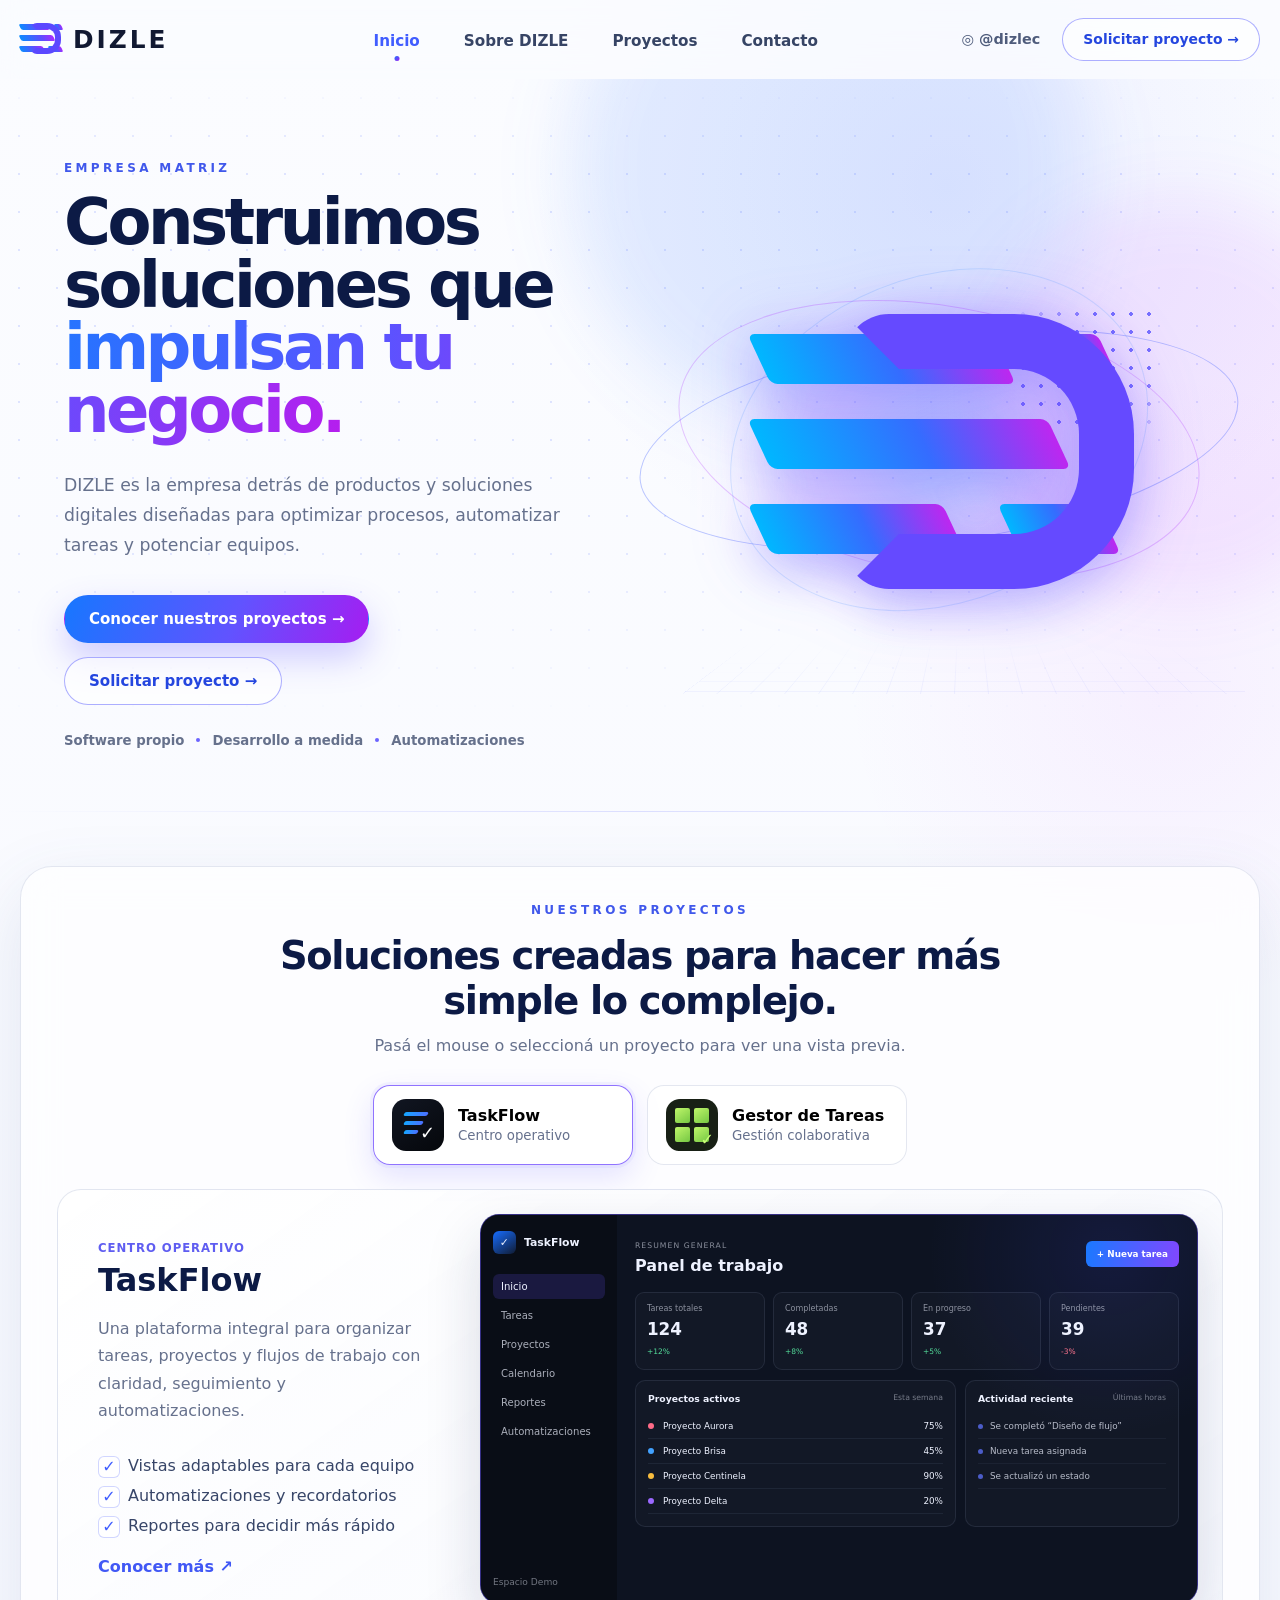
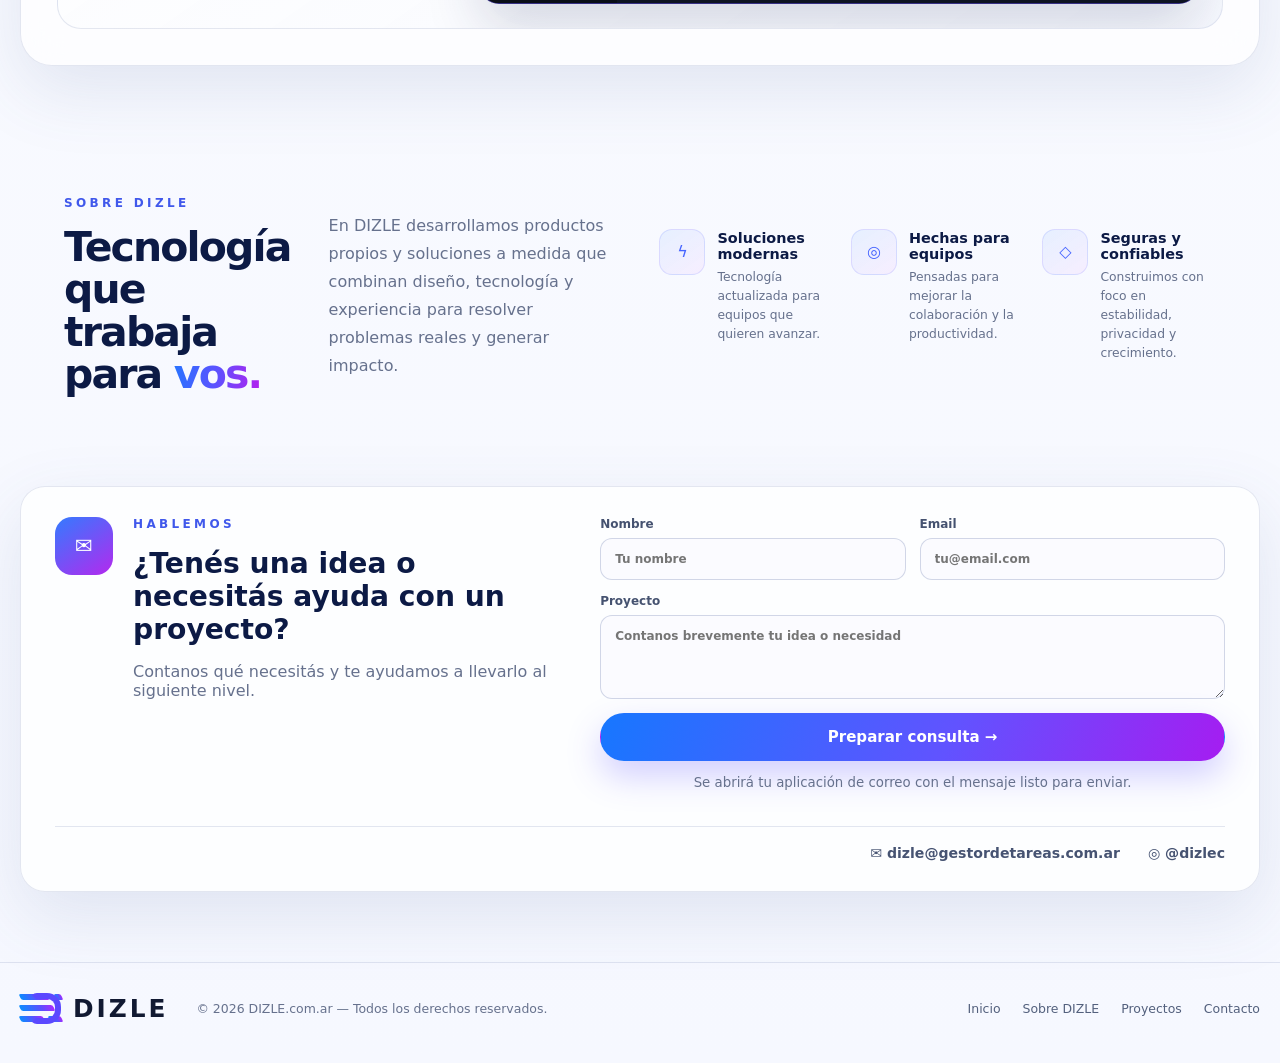
<file: index.html>
<!doctype html>
<html lang="es">
<head>
  <meta charset="utf-8">
  <meta name="viewport" content="width=device-width,initial-scale=1">
  <meta name="theme-color" content="#f8faff">
  <meta name="description" content="DIZLE crea productos digitales, automatizaciones y soluciones a medida para equipos y negocios.">
  <meta property="og:title" content="DIZLE — Soluciones digitales que impulsan tu negocio">
  <meta property="og:description" content="La empresa matriz detrás de Gestor de Tareas, TaskFlow y nuevos productos digitales.">
  <title>DIZLE — Productos y soluciones digitales</title>
  <link rel="stylesheet" href="styles.css">
  <script defer src="script.js"></script>
</head>
<body>
<header class="header" id="header">
  <div class="wrap nav">
    <a class="brand" href="#inicio" aria-label="DIZLE, inicio"><span class="brand-symbol" aria-hidden="true"><i></i><i></i><i></i><b></b></span><strong>DIZLE</strong></a>
    <button class="menu" id="menu" aria-label="Abrir menú" aria-expanded="false"><span></span><span></span><span></span></button>
    <nav id="nav"><a class="active" href="#inicio">Inicio</a><a href="#nosotros">Sobre DIZLE</a><a href="#proyectos">Proyectos</a><a href="#contacto">Contacto</a></nav>
    <div class="nav-side"><a href="https://instagram.com/dizlec" target="_blank" rel="noreferrer">◎ @dizlec</a><a class="btn btn-outline small" href="#contacto">Solicitar proyecto →</a></div>
  </div>
</header>
<main>
<section class="hero" id="inicio">
  <div class="stars"></div><div class="glow g1"></div><div class="glow g2"></div>
  <div class="wrap hero-grid">
    <div class="hero-copy reveal">
      <p class="eyebrow">Empresa matriz</p>
      <h1>Construimos soluciones que <span>impulsan tu negocio.</span></h1>
      <p class="lead">DIZLE es la empresa detrás de productos y soluciones digitales diseñadas para optimizar procesos, automatizar tareas y potenciar equipos.</p>
      <div class="actions"><a class="btn btn-primary" href="#proyectos">Conocer nuestros proyectos →</a><a class="btn btn-outline" href="#contacto">Solicitar proyecto →</a></div>
      <div class="proof"><span>Software propio</span><i></i><span>Desarrollo a medida</span><i></i><span>Automatizaciones</span></div>
    </div>
    <div class="hero-art reveal" aria-hidden="true">
      <div class="orbit o1"></div><div class="orbit o2"></div><div class="orbit o3"></div><div class="dots"></div><div class="halo"></div>
      <div class="mega-symbol"><i></i><i></i><i></i><b></b></div><div class="floor"></div>
    </div>
  </div>
</section>
<section class="projects" id="proyectos">
  <div class="wrap project-shell reveal">
    <div class="heading"><p class="eyebrow">Nuestros proyectos</p><h2>Soluciones creadas para hacer más simple lo complejo.</h2><p>Pasá el mouse o seleccioná un proyecto para ver una vista previa.</p></div>
    <div class="tabs" role="tablist">
      <button class="tab active" data-project="taskflow"><span class="task-logo"><i></i><b>✓</b></span><span><strong>TaskFlow</strong><small>Centro operativo</small></span></button>
      <button class="tab" data-project="gestor"><span class="gestor-logo"><i></i><i></i><i></i><i></i><b>✓</b></span><span><strong>Gestor de Tareas</strong><small>Gestión colaborativa</small></span></button>
    </div>
    <div class="stage">
      <article class="project-copy">
        <p class="project-kicker" id="project-kicker">Centro operativo</p><h3 id="project-title">TaskFlow</h3>
        <p id="project-description">Una plataforma integral para organizar tareas, proyectos y flujos de trabajo con claridad, seguimiento y automatizaciones.</p>
        <ul id="project-features"><li>Vistas adaptables para cada equipo</li><li>Automatizaciones y recordatorios</li><li>Reportes para decidir más rápido</li></ul>
        <a href="#contacto">Conocer más ↗</a>
      </article>
      <div class="preview dark-preview" data-preview="taskflow">
        <aside><div class="mini-brand"><span class="mini-task">✓</span><b>TaskFlow</b></div><nav><span class="selected">Inicio</span><span>Tareas</span><span>Proyectos</span><span>Calendario</span><span>Reportes</span><span>Automatizaciones</span></nav><small>Espacio Demo</small></aside>
        <div class="dashboard"><div class="dash-head"><div><small>RESUMEN GENERAL</small><h4>Panel de trabajo</h4></div><button>+ Nueva tarea</button></div><div class="stats"><span><small>Tareas totales</small><b>124</b><em>+12%</em></span><span><small>Completadas</small><b>48</b><em>+8%</em></span><span><small>En progreso</small><b>37</b><em>+5%</em></span><span><small>Pendientes</small><b>39</b><em class="down">-3%</em></span></div><div class="dash-panels"><div class="list"><div class="panel-head"><b>Proyectos activos</b><small>Esta semana</small></div><p><i class="red"></i>Proyecto Aurora <span>75%</span></p><p><i class="blue"></i>Proyecto Brisa <span>45%</span></p><p><i class="yellow"></i>Proyecto Centinela <span>90%</span></p><p><i class="purple"></i>Proyecto Delta <span>20%</span></p></div><div class="list activity"><div class="panel-head"><b>Actividad reciente</b><small>Últimas horas</small></div><p>Se completó “Diseño de flujo”</p><p>Nueva tarea asignada</p><p>Se actualizó un estado</p></div></div></div>
      </div>
      <div class="preview light-preview hidden" data-preview="gestor">
        <aside><div class="mini-brand"><span class="mini-gestor"><i></i><i></i><i></i><i></i></span><b>Gestor</b></div><nav><span class="selected">Panel</span><span>Tareas</span><span>Proyectos</span><span>Equipos</span><span>Calendario</span><span>Reportes</span></nav><small>Equipo Demo</small></aside>
        <div class="dashboard"><div class="dash-head"><div><small>BUENAS TARDES, EQUIPO</small><h4>Tu trabajo de hoy</h4></div><button>+ Crear tarea</button></div><div class="stats"><span><small>Tareas activas</small><b>36</b></span><span><small>En curso</small><b>12</b></span><span><small>Pendientes</small><b>9</b></span><span><small>Completadas</small><b>15</b></span></div><div class="dash-panels"><div class="table"><div class="panel-head"><b>Próximas tareas</b><small>Ver todas</small></div><p><span>Revisar propuesta comercial</span><em>Hoy</em><mark>En curso</mark></p><p><span>Preparar reunión con cliente</span><em>Mañana</em><mark>Pendiente</mark></p><p><span>Actualizar documentación</span><em>Viernes</em><mark>En revisión</mark></p></div><div class="chart"><div class="panel-head"><b>Actividad del equipo</b><small>Semana</small></div><div class="donut"><b>36</b><small>tareas</small></div><ul><li><i class="green"></i>Completadas 42%</li><li><i class="blue"></i>En curso 33%</li><li><i class="yellow"></i>Pendientes 25%</li></ul></div></div></div>
      </div>
    </div>
  </div>
</section>
<section class="about" id="nosotros"><div class="wrap about-grid reveal"><div><p class="eyebrow">Sobre DIZLE</p><h2>Tecnología que trabaja para <span>vos.</span></h2></div><p class="about-copy">En DIZLE desarrollamos productos propios y soluciones a medida que combinan diseño, tecnología y experiencia para resolver problemas reales y generar impacto.</p><div class="values"><article><i>ϟ</i><div><h3>Soluciones modernas</h3><p>Tecnología actualizada para equipos que quieren avanzar.</p></div></article><article><i>◎</i><div><h3>Hechas para equipos</h3><p>Pensadas para mejorar la colaboración y la productividad.</p></div></article><article><i>◇</i><div><h3>Seguras y confiables</h3><p>Construimos con foco en estabilidad, privacidad y crecimiento.</p></div></article></div></div></section>
<section class="contact" id="contacto"><div class="wrap contact-shell reveal"><div class="contact-intro"><span>✉</span><div><p class="eyebrow">Hablemos</p><h2>¿Tenés una idea o necesitás ayuda con un proyecto?</h2><p>Contanos qué necesitás y te ayudamos a llevarlo al siguiente nivel.</p></div></div><form id="contact-form"><label>Nombre<input name="name" required placeholder="Tu nombre"></label><label>Email<input type="email" name="email" required placeholder="tu@email.com"></label><label class="full">Proyecto<textarea name="message" required rows="4" placeholder="Contanos brevemente tu idea o necesidad"></textarea></label><button class="btn btn-primary full" type="submit">Preparar consulta →</button><small class="full">Se abrirá tu aplicación de correo con el mensaje listo para enviar.</small></form><div class="contact-links"><a href="mailto:dizle@gestordetareas.com.ar">✉ dizle@gestordetareas.com.ar</a><a href="https://instagram.com/dizlec" target="_blank" rel="noreferrer">◎ @dizlec</a></div></div></section>
</main>
<footer><div class="wrap footer"><a class="brand" href="#inicio"><span class="brand-symbol"><i></i><i></i><i></i><b></b></span><strong>DIZLE</strong></a><p>© <span id="year"></span> DIZLE.com.ar — Todos los derechos reservados.</p><nav><a href="#inicio">Inicio</a><a href="#nosotros">Sobre DIZLE</a><a href="#proyectos">Proyectos</a><a href="#contacto">Contacto</a></nav></div></footer>
</body></html>
</file>
<file: styles.css>
:root{--ink:#0c1a45;--muted:#66718d;--line:rgba(77,98,153,.15);--page:#f8faff;--blue:#1777ff;--purple:#a51df1;--shadow:0 24px 70px rgba(73,91,148,.13);--wrap:1440px}*{box-sizing:border-box}html{scroll-behavior:smooth}body{margin:0;min-width:320px;color:var(--ink);background:radial-gradient(circle at 74% 7%,rgba(95,116,255,.1),transparent 26rem),radial-gradient(circle at 91% 26%,rgba(193,50,255,.06),transparent 20rem),linear-gradient(180deg,#fbfcff,#f6f8ff);font-family:Inter,ui-sans-serif,system-ui,-apple-system,"Segoe UI",sans-serif;-webkit-font-smoothing:antialiased}a{color:inherit;text-decoration:none}button,input,textarea{font:inherit}.wrap{width:min(calc(100% - 40px),var(--wrap));margin:auto}.header{position:sticky;top:0;z-index:100;background:rgba(250,252,255,.76);backdrop-filter:blur(18px);border-bottom:1px solid transparent;transition:.25s}.header.scrolled{border-color:var(--line);box-shadow:0 8px 30px rgba(30,51,110,.06);background:rgba(250,252,255,.94)}.nav{min-height:78px;display:grid;grid-template-columns:210px 1fr auto;align-items:center;gap:28px}.brand{display:inline-flex;align-items:center;gap:11px;width:max-content}.brand strong{font-size:1.55rem;letter-spacing:.12em;color:#111932}.brand-symbol{position:relative;width:42px;height:32px;display:block}.brand-symbol:before,.brand-symbol:after,.brand-symbol i{content:"";position:absolute;left:0;height:6px;border-radius:2px;transform:skewX(25deg);background:linear-gradient(90deg,#0b8cff,#604cff 65%,#a82cff)}.brand-symbol:before{top:1px;width:28px}.brand-symbol:after{top:12px;width:34px}.brand-symbol i:nth-child(1){top:23px;width:24px}.brand-symbol i:nth-child(2){right:0;left:auto;top:1px;width:7px}.brand-symbol i:nth-child(3){right:0;left:auto;top:23px;width:13px}.brand-symbol b{position:absolute;right:1px;top:0;width:31px;height:31px;border:6px solid #5b48ff;border-left-color:transparent;border-radius:7px 14px 14px 7px}.nav>nav{display:flex;justify-content:center;gap:44px}.nav>nav a{position:relative;padding:28px 0 25px;font-size:.95rem;font-weight:650;color:#364465}.nav>nav a:after{content:"";position:absolute;left:50%;bottom:14px;width:5px;height:5px;border-radius:50%;background:linear-gradient(135deg,var(--blue),var(--purple));transform:translateX(-50%) scale(0);transition:.2s}.nav>nav a:hover,.nav>nav a.active{color:#405dff}.nav>nav a:hover:after,.nav>nav a.active:after{transform:translateX(-50%) scale(1)}.nav-side{display:flex;align-items:center;gap:22px;color:#4f5c7c;font-weight:650;font-size:.9rem}.menu{display:none;border:0;background:none;padding:8px}.menu span{display:block;width:24px;height:2px;background:var(--ink);margin:5px;border-radius:9px}.btn{min-height:48px;display:inline-flex;align-items:center;justify-content:center;gap:12px;padding:0 24px;border-radius:999px;font-weight:760;font-size:.94rem;border:1px solid transparent;cursor:pointer;transition:.2s}.btn:hover{transform:translateY(-2px)}.btn-primary{color:#fff;background:linear-gradient(112deg,var(--blue),#6153ff 56%,var(--purple));box-shadow:0 15px 34px rgba(86,68,255,.26)}.btn-outline{color:#2446df;background:rgba(255,255,255,.62);border-color:rgba(76,82,255,.46)}.small{min-height:43px;padding:0 20px;font-size:.87rem}.hero{position:relative;min-height:650px;overflow:hidden;padding:82px 0 64px}.hero:after{content:"";position:absolute;left:0;right:0;bottom:0;height:1px;background:linear-gradient(90deg,transparent,rgba(82,91,255,.18),transparent)}.stars{position:absolute;inset:0;opacity:.42;background-image:radial-gradient(rgba(57,87,255,.35) 1px,transparent 1px);background-size:38px 38px;mask-image:linear-gradient(to bottom,transparent,#000 10%,#000 60%,transparent 88%)}.glow{position:absolute;border-radius:50%;filter:blur(35px)}.g1{width:520px;height:520px;right:15%;top:-170px;background:rgba(48,120,255,.11)}.g2{width:400px;height:400px;right:-100px;top:120px;background:rgba(181,35,255,.09)}.hero-grid{position:relative;z-index:2;display:grid;grid-template-columns:minmax(0,.92fr) minmax(520px,1.08fr);gap:50px;align-items:center}.hero-copy{padding-left:44px}.eyebrow{margin:0 0 16px;color:#4058eb;font-size:.75rem;font-weight:860;letter-spacing:.28em;text-transform:uppercase}.hero h1{max-width:730px;margin:0;font-size:clamp(3rem,5vw,5.35rem);line-height:.98;letter-spacing:-.055em}.hero h1 span,.about h2 span{background:linear-gradient(96deg,#2674ff,#5b53ff 48%,#b61eee);background-clip:text;color:transparent}.lead{max-width:650px;margin:28px 0 0;color:var(--muted);font-size:clamp(1rem,1.35vw,1.2rem);line-height:1.75}.actions{display:flex;flex-wrap:wrap;gap:14px;margin-top:34px}.proof{margin-top:28px;display:flex;flex-wrap:wrap;align-items:center;gap:12px;color:#66718c;font-size:.83rem;font-weight:650}.proof i{width:4px;height:4px;border-radius:50%;background:#6b63ff}.hero-art{position:relative;min-height:480px;display:grid;place-items:center;isolation:isolate}.halo{position:absolute;width:420px;height:300px;border-radius:50%;background:radial-gradient(circle,rgba(47,124,255,.3),rgba(151,53,255,.13) 45%,transparent 72%);filter:blur(20px)}.mega-symbol{position:relative;z-index:5;width:430px;height:330px;filter:drop-shadow(0 18px 24px rgba(56,84,255,.24)) drop-shadow(0 0 32px rgba(138,45,255,.22));animation:float 6s ease-in-out infinite}.mega-symbol:before,.mega-symbol:after,.mega-symbol i{content:"";position:absolute;left:35px;height:50px;border-radius:7px;transform:skewX(25deg);background:linear-gradient(90deg,#00b7ff,#356cff 55%,#bd27f0)}.mega-symbol:before{top:45px;width:245px}.mega-symbol:after{top:130px;width:300px}.mega-symbol i:nth-child(1){top:215px;width:195px}.mega-symbol i:nth-child(2){right:45px;left:auto;top:45px;width:58px}.mega-symbol i:nth-child(3){right:45px;left:auto;top:215px;width:100px}.mega-symbol b{position:absolute;right:20px;top:25px;width:290px;height:275px;border:55px solid #654aff;border-left-color:transparent;border-radius:45px 120px 120px 45px}.orbit{position:absolute;left:50%;top:47%;border:1.2px solid rgba(64,95,255,.35);border-radius:50%;transform:translate(-50%,-50%) rotate(-8deg)}.o1{width:94%;height:43%}.o2{width:82%;height:56%;transform:translate(-50%,-50%) rotate(10deg);border-color:rgba(170,43,255,.25)}.o3{width:67%;height:68%;transform:translate(-50%,-50%) rotate(-22deg);border-color:rgba(57,145,255,.18)}.dots{position:absolute;right:15%;top:19%;width:150px;height:126px;background-image:radial-gradient(circle,rgba(73,68,255,.72) 1.7px,transparent 1.9px);background-size:18px 18px;mask-image:linear-gradient(135deg,transparent,#000 32%,#000 74%,transparent)}.floor{position:absolute;left:10%;right:2%;bottom:0;height:150px;opacity:.4;background-image:linear-gradient(rgba(79,102,255,.18) 1px,transparent 1px),linear-gradient(90deg,rgba(79,102,255,.18) 1px,transparent 1px);background-size:34px 24px;transform:perspective(420px) rotateX(63deg);transform-origin:bottom;mask-image:linear-gradient(to top,#000,transparent)}.projects{padding:54px 0 76px}.project-shell{padding:36px;border:1px solid var(--line);border-radius:32px;background:rgba(255,255,255,.64);box-shadow:var(--shadow);backdrop-filter:blur(18px)}.heading{max-width:780px;margin:0 auto 30px;text-align:center}.heading h2{margin:0;font-size:clamp(1.8rem,3vw,3.1rem);letter-spacing:-.035em}.heading>p:last-child{margin:13px 0 0;color:var(--muted)}.tabs{display:flex;justify-content:center;gap:14px;margin-bottom:24px}.tab{min-width:260px;display:flex;align-items:center;gap:14px;padding:13px 18px;border:1px solid var(--line);border-radius:17px;background:rgba(255,255,255,.8);cursor:pointer;text-align:left;transition:.2s}.tab:hover{transform:translateY(-2px)}.tab.active{border-color:rgba(102,61,255,.72);box-shadow:0 12px 30px rgba(83,65,255,.15),0 0 0 3px rgba(82,69,255,.05)}.tab strong,.tab small{display:block}.tab small{margin-top:3px;color:var(--muted)}.task-logo,.gestor-logo{position:relative;flex:0 0 52px;width:52px;height:52px;border-radius:14px;overflow:hidden}.task-logo{background:linear-gradient(145deg,#111622,#05070b)}.task-logo:before,.task-logo:after,.task-logo i:before{content:"";position:absolute;left:12px;height:4px;border-radius:2px;transform:skewX(-22deg);background:linear-gradient(90deg,#14a7ff,#4d6fff)}.task-logo:before{top:13px;width:24px}.task-logo:after{top:22px;width:19px}.task-logo i:before{top:31px;width:14px}.task-logo b{position:absolute;right:9px;bottom:8px;color:#fff;font-size:18px}.gestor-logo{display:grid;grid-template-columns:repeat(2,1fr);gap:4px;padding:9px;background:#182015}.gestor-logo i{background:linear-gradient(145deg,#bff66a,#75c743);border-radius:2px}.gestor-logo b{position:absolute;right:4px;bottom:2px;color:#caff78}.stage{position:relative;min-height:440px;display:grid;grid-template-columns:.34fr .66fr;gap:28px;padding:24px;border:1px solid var(--line);border-radius:24px;background:linear-gradient(145deg,rgba(255,255,255,.84),rgba(247,249,255,.9));overflow:hidden}.project-copy{display:flex;flex-direction:column;justify-content:center;padding:24px 16px;z-index:2}.project-kicker{margin:0 0 6px;color:#5f5df1;font-size:.73rem;font-weight:800;letter-spacing:.08em;text-transform:uppercase}.project-copy h3{margin:0;font-size:2rem}.project-copy>p:not(.project-kicker){color:var(--muted);line-height:1.7}.project-copy ul{list-style:none;padding:0;margin:16px 0 22px;display:grid;gap:11px}.project-copy li{position:relative;padding-left:30px;color:#374568}.project-copy li:before{content:"✓";position:absolute;left:0;width:20px;height:20px;display:grid;place-items:center;border:1px solid rgba(73,91,255,.25);border-radius:6px;color:#405eff;background:#fff}.project-copy>a{color:#4158f5;font-weight:800}.preview{z-index:3;display:grid;grid-template-columns:136px 1fr;min-height:360px;border-radius:19px;overflow:hidden;box-shadow:0 24px 54px rgba(30,40,90,.17);transition:.22s}.preview.hidden{position:absolute;right:24px;top:24px;bottom:24px;width:calc(66% - 38px);opacity:0;transform:translateY(10px);pointer-events:none}.dark-preview{color:#eef2ff;background:#0d1321;border:1px solid rgba(105,84,255,.45)}.light-preview{color:#20271e;background:#f6f4ef;border:1px solid #e2dfd6}.preview aside{padding:16px 12px;display:flex;flex-direction:column;gap:20px}.dark-preview aside{background:#090d16}.light-preview aside{background:#172016;color:#eff7e9}.mini-brand{display:flex;align-items:center;gap:8px;font-size:.68rem}.mini-task{width:23px;height:23px;display:grid;place-items:center;border-radius:6px;background:linear-gradient(145deg,#176dff,#101b32)}.mini-gestor{width:22px;height:22px;display:grid;grid-template-columns:repeat(2,1fr);gap:2px}.mini-gestor i{background:#bdf567}.preview aside nav{display:grid;gap:4px}.preview aside nav span{padding:7px 8px;border-radius:6px;font-size:.63rem;opacity:.7}.dark-preview .selected{background:rgba(104,78,255,.18);opacity:1}.light-preview .selected{background:rgba(194,242,134,.14);color:#c9f68d;opacity:1}.preview aside>small{margin-top:auto;opacity:.45;font-size:.57rem}.dashboard{padding:18px;overflow:hidden}.dark-preview .dashboard{background:radial-gradient(circle at 85% 10%,rgba(70,78,255,.12),transparent 30%),#0d1321}.dash-head{display:flex;justify-content:space-between;align-items:center}.dash-head small{font-size:.48rem;letter-spacing:.14em;opacity:.55}.dash-head h4{margin:4px 0 0;font-size:1rem}.dash-head button{border:0;border-radius:6px;padding:8px 11px;color:#fff;background:linear-gradient(100deg,#1a79ff,#8247ff);font-size:.55rem;font-weight:750}.light-preview .dash-head button{background:#243023}.stats{display:grid;grid-template-columns:repeat(4,1fr);gap:8px;margin-top:17px}.stats>span{padding:11px;border-radius:9px}.dark-preview .stats>span,.dark-preview .list{border:1px solid rgba(151,166,204,.13);background:rgba(255,255,255,.025)}.light-preview .stats>span,.light-preview .table,.light-preview .chart{border:1px solid #dfddd5;background:#fbfaf7}.stats small{display:block;opacity:.55;font-size:.5rem}.stats b{display:block;margin-top:6px;font-size:1.05rem}.stats em{color:#54db9a;font-size:.47rem;font-style:normal}.stats .down{color:#ff758f}.dash-panels{display:grid;grid-template-columns:1.2fr .8fr;gap:9px;margin-top:10px}.list,.table,.chart{border-radius:10px;padding:12px}.panel-head{display:flex;justify-content:space-between;margin-bottom:10px;font-size:.58rem}.panel-head small{opacity:.45}.list p{display:grid;grid-template-columns:8px 1fr auto;align-items:center;gap:7px;margin:0;padding:7px 0;font-size:.55rem;border-bottom:1px solid rgba(142,158,196,.1)}.list p i{width:6px;height:6px;border-radius:50%}.red{background:#ff6b88}.blue{background:#42a2ff}.yellow{background:#f8bd3e}.purple{background:#9b68ff}.activity p{display:block;padding-left:12px;position:relative;opacity:.75}.activity p:before{content:"";position:absolute;left:0;top:10px;width:5px;height:5px;border-radius:50%;background:#5e73ff}.table p{display:grid;grid-template-columns:1fr auto auto;gap:8px;align-items:center;margin:0;padding:9px 0;border-bottom:1px solid #e6e3db;font-size:.54rem}.table em{font-style:normal;color:#797e75}.table mark{padding:4px 6px;border-radius:4px;background:#edf3e8;color:#557142}.chart{display:grid;grid-template-columns:.9fr 1.1fr;align-items:center;gap:6px}.chart .panel-head{grid-column:1/-1}.donut{width:90px;height:90px;margin:auto;border-radius:50%;display:grid;place-items:center;align-content:center;background:radial-gradient(circle,#fbfaf7 48%,transparent 49%),conic-gradient(#68a94c 0 42%,#3c83e7 42% 75%,#e5ad2f 75%)}.donut small{font-size:.45rem}.chart ul{list-style:none;padding:0;display:grid;gap:8px;font-size:.48rem}.chart li{display:flex;align-items:center;gap:5px}.chart li i{width:6px;height:6px;border-radius:50%}.green{background:#68a94c}.about{padding:54px 0 64px}.about-grid{display:grid;grid-template-columns:.72fr 1fr 1.9fr;gap:38px;align-items:center;padding:0 44px}.about h2{margin:0;font-size:clamp(2rem,3.2vw,3.4rem);line-height:1.04;letter-spacing:-.045em}.about-copy{margin:0;color:var(--muted);line-height:1.75}.values{display:grid;grid-template-columns:repeat(3,1fr);gap:18px}.values article{display:flex;gap:12px}.values article>i{flex:0 0 46px;height:46px;display:grid;place-items:center;border:1px solid rgba(81,94,255,.15);border-radius:13px;color:#4664ff;background:linear-gradient(145deg,rgba(227,238,255,.9),rgba(246,236,255,.88));font-style:normal}.values h3{margin:1px 0 6px;font-size:.9rem}.values p{margin:0;color:var(--muted);font-size:.77rem;line-height:1.55}.contact{padding:26px 0 70px}.contact-shell{display:grid;grid-template-columns:1.1fr 1.35fr;gap:36px;padding:30px 34px;border:1px solid var(--line);border-radius:25px;background:rgba(255,255,255,.76);box-shadow:var(--shadow)}.contact-intro{display:flex;gap:20px}.contact-intro>span{flex:0 0 58px;height:58px;display:grid;place-items:center;border-radius:17px;color:#fff;background:linear-gradient(145deg,#337bff,#b429ee);font-size:1.35rem}.contact h2{margin:0;font-size:clamp(1.5rem,2.2vw,2.35rem)}.contact-intro p:last-child{color:var(--muted)}#contact-form{display:grid;grid-template-columns:repeat(2,1fr);gap:14px}#contact-form label{display:grid;gap:7px;font-size:.75rem;font-weight:750;color:#455270}#contact-form input,#contact-form textarea{width:100%;border:1px solid rgba(77,98,153,.24);border-radius:12px;background:rgba(250,251,255,.82);padding:13px 14px;color:var(--ink);outline:0}#contact-form input:focus,#contact-form textarea:focus{border-color:rgba(74,82,255,.58);box-shadow:0 0 0 4px rgba(74,82,255,.08)}.full{grid-column:1/-1}#contact-form small{text-align:center;color:var(--muted)}.contact-links{grid-column:1/-1;display:flex;justify-content:flex-end;gap:28px;padding-top:18px;border-top:1px solid var(--line);color:#465372;font-weight:700;font-size:.88rem}footer{border-top:1px solid var(--line);padding:26px 0 34px}.footer{display:grid;grid-template-columns:auto 1fr auto;align-items:center;gap:28px}.footer p{color:var(--muted);font-size:.78rem}.footer nav{display:flex;gap:22px;color:#53607d;font-size:.78rem}.reveal{opacity:0;transform:translateY(24px);transition:.7s}.reveal.visible{opacity:1;transform:none}@keyframes float{50%{transform:translateY(-13px)}}@media(max-width:1100px){.nav{grid-template-columns:180px 1fr auto}.nav>nav{gap:24px}.nav-side>a:first-child{display:none}.hero-grid{grid-template-columns:1fr 1fr}.hero-copy{padding-left:10px}.about-grid{grid-template-columns:.7fr 1.3fr}.values{grid-column:1/-1}}@media(max-width:900px){.nav{grid-template-columns:1fr auto;min-height:70px}.menu{display:block}.nav>nav{position:fixed;inset:70px 16px auto;display:grid;gap:0;padding:12px;border:1px solid var(--line);border-radius:18px;background:rgba(255,255,255,.98);box-shadow:var(--shadow);opacity:0;transform:translateY(-10px);pointer-events:none;transition:.2s}.nav>nav.open{opacity:1;transform:none;pointer-events:auto}.nav>nav a{padding:13px}.nav>nav a:after{display:none}.nav-side{display:none}.hero{padding-top:55px}.hero-grid{grid-template-columns:1fr}.hero-copy{text-align:center;padding:0}.lead{margin-left:auto;margin-right:auto}.actions,.proof{justify-content:center}.hero-art{min-height:400px}.stage{grid-template-columns:1fr}.project-copy{text-align:center;align-items:center}.preview.hidden{left:24px;right:24px;top:auto;bottom:24px;width:auto;height:calc(56% - 24px)}.about-grid{grid-template-columns:1fr;text-align:center;padding:0 20px}.values{grid-template-columns:1fr;text-align:left;max-width:620px;margin:auto}.contact-shell{grid-template-columns:1fr}.contact-links{justify-content:center}.footer{grid-template-columns:1fr;text-align:center;justify-items:center}}@media(max-width:650px){.wrap{width:calc(100% - 24px)}.brand strong{font-size:1.25rem}.hero{padding-top:40px;min-height:auto}.hero h1{font-size:clamp(2.6rem,14vw,4.2rem)}.actions{display:grid}.hero-art{min-height:310px}.mega-symbol{transform:scale(.68)}.projects .wrap{padding:24px 12px}.tabs{display:grid}.tab{min-width:0;width:100%}.stage{padding:12px;min-height:790px}.project-copy{padding:18px 6px}.preview{grid-template-columns:84px 1fr;min-height:390px}.preview.hidden{left:12px;right:12px;bottom:12px;height:390px}.preview aside{padding:10px 7px}.mini-brand b{display:none}.preview aside nav span{font-size:.5rem;padding:6px 5px}.dashboard{padding:10px}.stats{grid-template-columns:repeat(2,1fr)}.dash-panels{grid-template-columns:1fr}.activity,.chart{display:none}.contact-shell{padding:24px 18px}.contact-intro{flex-direction:column;text-align:center;align-items:center}#contact-form{grid-template-columns:1fr}#contact-form>*{grid-column:1}.contact-links{flex-direction:column;align-items:center}.footer nav{flex-wrap:wrap;justify-content:center}}@media(prefers-reduced-motion:reduce){*{scroll-behavior:auto!important;animation:none!important;transition:none!important}.reveal{opacity:1;transform:none}}
</file>
